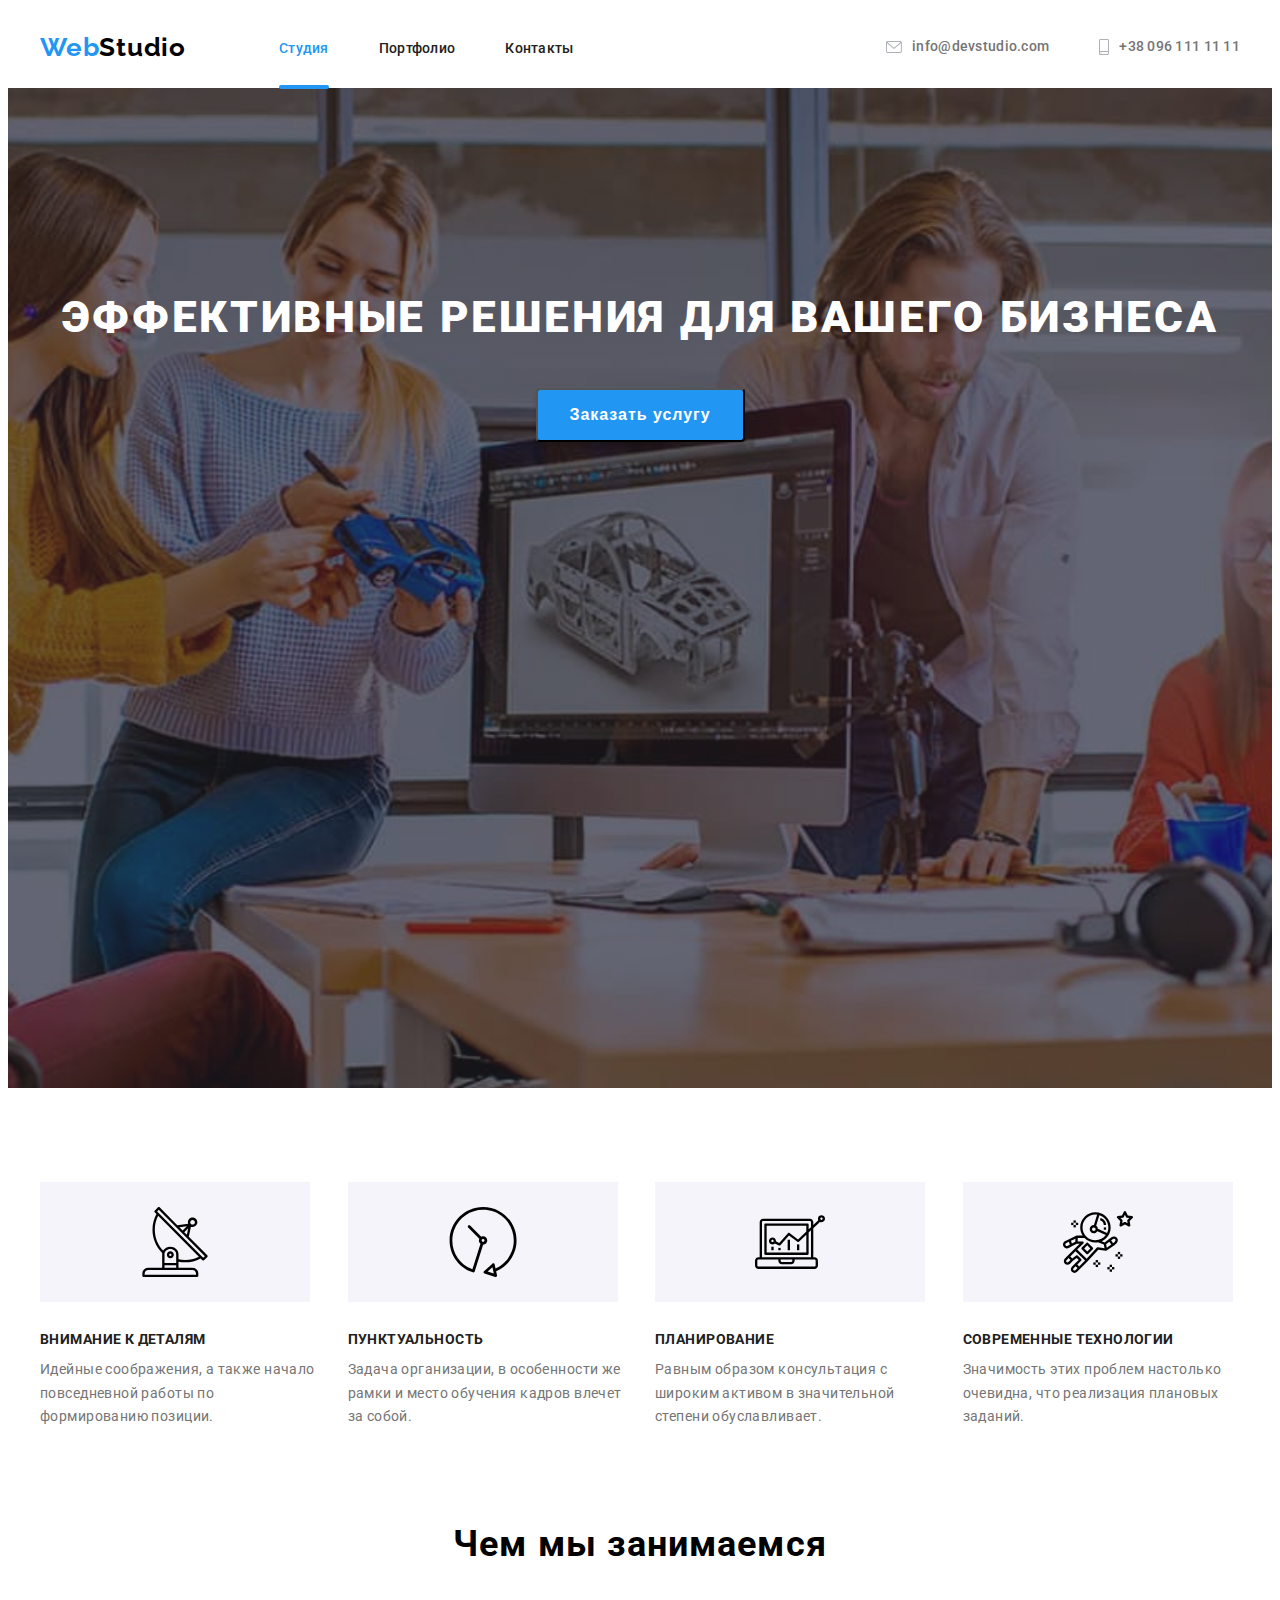
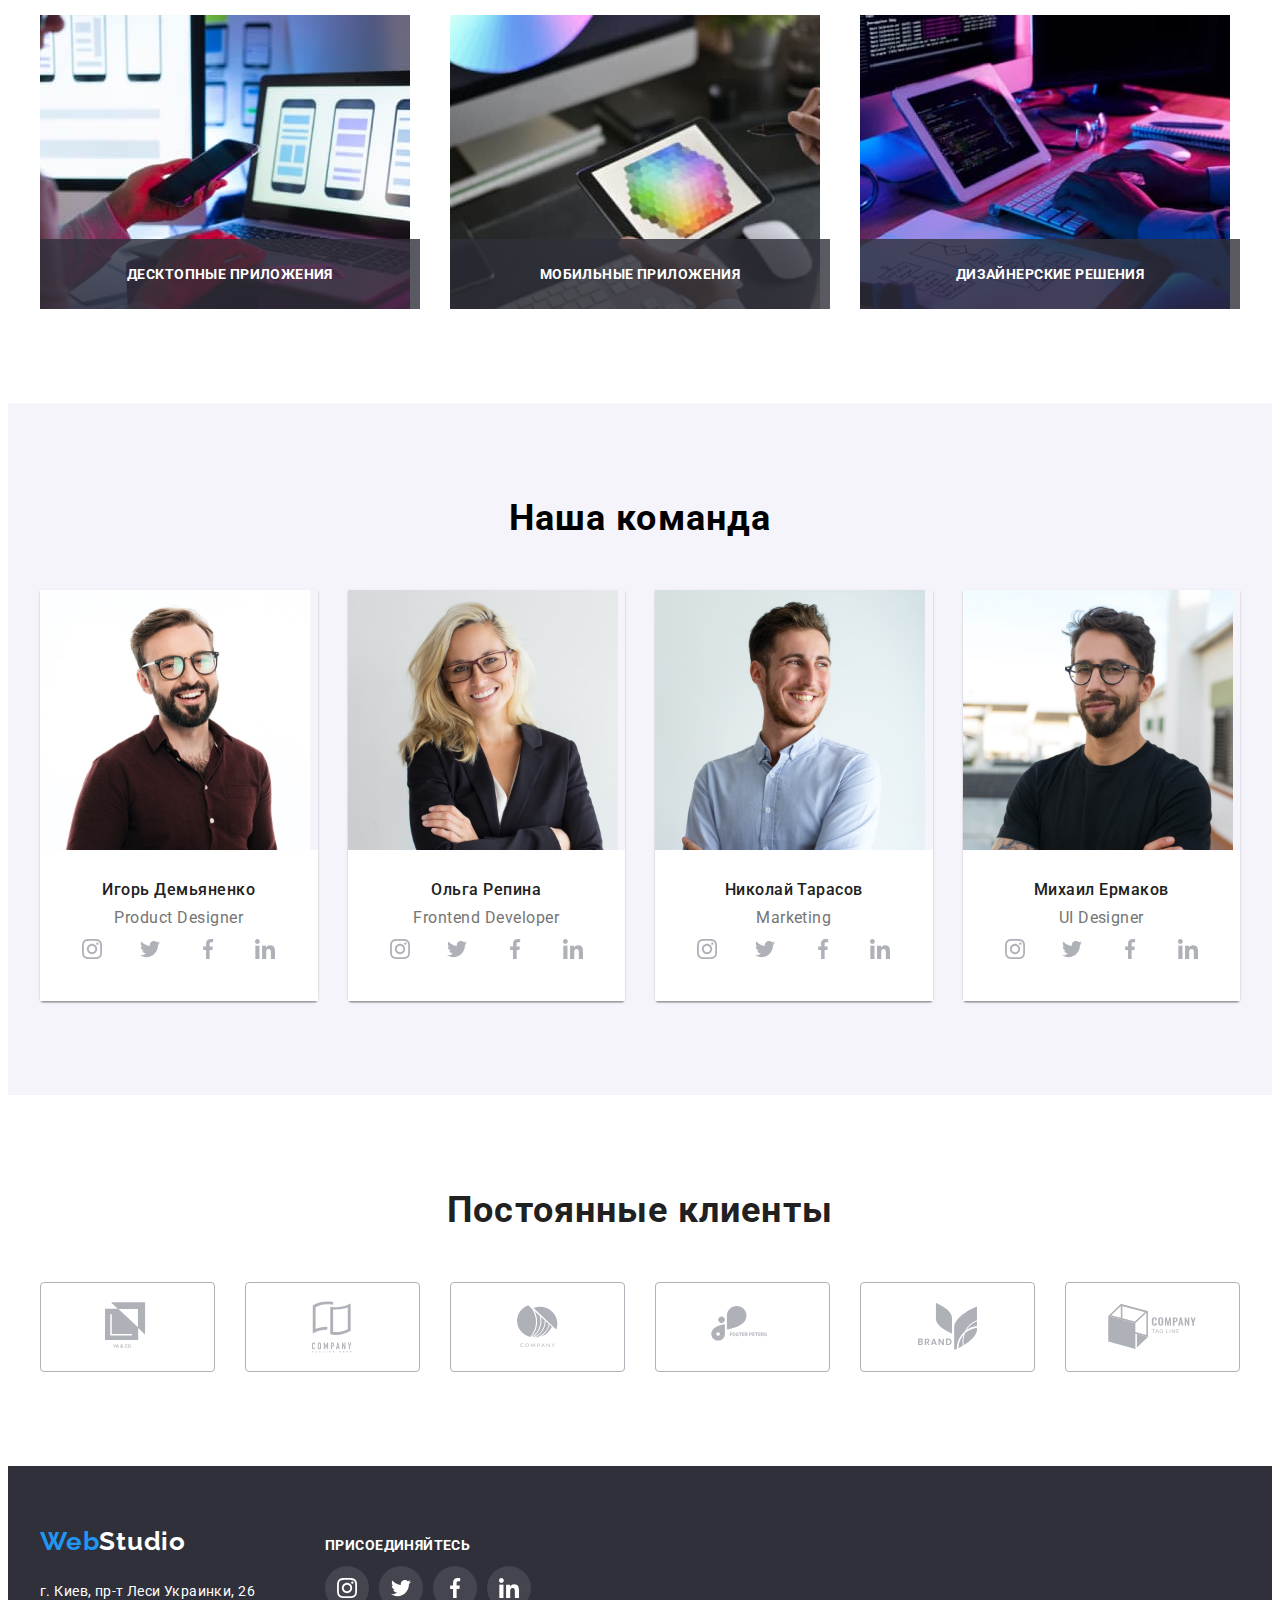
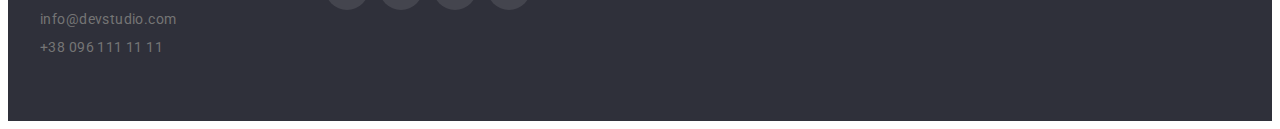
<file: index.html>
<!DOCTYPE html>
<html lang="ru">

<head>
    <meta charset="UTF-8">
    <meta name="viewport" content="width=device-width, initial-scale=1.0">
    <title>WebStudio</title>
    <link rel="stylesheet" href="https://cdnjs.cloudflare.com/ajax/libs/modern-normalize/1.0.0/modern-normalize.min.css"
        integrity="sha512-ISS7cAi1PEhQ8jnbJpJZMd29NlhNj4AWYyLOSp2CE/CsHxTCu+r+t0D2yoJudVrd0/8fTVPUVDzY5Tvli75u/g=="
        crossorigin="anonymous" />
    <link rel="preconnect" href="https://fonts.gstatic.com">
    <link href="https://fonts.googleapis.com/css2?family=Raleway:wght@700&family=Roboto:wght@400;500;700;900&display=swap"
        rel="stylesheet">
    <link rel="stylesheet" href="./css/styles.css"/>
</head>

<body>
    <!-- Шапка сайта -->
    <header class="header page-header">
        <div class="container">
            <!--Навигация -->
            <nav class="nav">
                <!-- Логотип компании -->
                <a class="logo-link link" href="" lang="en"><span class="logo-web">Web</span>Studio</a>
                <ul class="nav-list list">
                    <li class="nav-item">
                        <a class="nav-link link activ-link" href="./index.html">Студия</a>
                    </li>
                    <li class="nav-item">
                        <a class="nav-link link" href="./portfolio.html">Портфолио</a>
                    </li>
                    <li class="nav-item">
                        <a class="nav-link link" href="">Контакты</a>
                    </li>
                </ul>
            </nav>
            <ul class="list contact-list">
                <li class="contacts">
                    <a class="mail-link link" href="mailto:info@devstudio.com">
                        <svg class="contakt-icon" width="16" height="12">
                            <use href="./images/sprite.svg#icon-envelope">
                            </use>
                        </svg>
                        info@devstudio.com</a>
                </li>
                <li class="contacts">
                    <a class="mail-link link" href="tel:+380961111111">
                        <svg class="contakt-icon" width="10" height="16">
                            <use href="./images/sprite.svg#icon-smartphone">
                            </use>
                        </svg>
                        +38 096 111 11 11</a>
                </li>
            </ul>
        </div>  
    </header>

    <main>
        <!-- Herro -->
        <section class="hero overlay">
            <div class="container">
                <h1 class="hero-title">ЭФФЕКТИВНЫЕ РЕШЕНИЯ ДЛЯ ВАШЕГО БИЗНЕСА</h1>
                <button class="modal-btn" type="button" data-modal-open>Заказать услугу</button>
            </div>
        </section>
        <!--Advantage-->
        <section class="about-advantage">
            <div class="container">
                <h2 class="visually-hidden">Преимущества</h2>
                <ul class="list list-about-advantage">
                    <li class="advantage">
                        <div class="pictures-advantage">
                            <svg class="advantage-icon">
                                <use href="./images/sprite.svg#icon-antenna-1"></use>
                            </svg>
                        </div>
                        <h3 class="topic">Внимание к деталям</h3>
                        <p class="content">Идейные соображения, а также начало повседневной работы по формированию позиции.
                        </p>
                    </li>
                    <li class="advantage">
                        <div class="pictures-advantage">
                            <svg class="advantage-icon">
                                <use href="./images/sprite.svg#icon-vector-2"></use>
                            </svg>
                        </div> 
                        <h3 class="topic">Пунктуальность</h3>
                        <p class="content">Задача организации, в особенности же рамки и место обучения кадров влечет за собой.
                        </p>
                    </li>
                    <li class="advantage">
                        <div class="pictures-advantage">
                            <svg class="advantage-icon">
                                <use href="./images/sprite.svg#icon-diagram-3"></use>
                            </svg>
                        </div>
                        <h3 class="topic">Планирование</h3>
                        <p class="content">
                            Равным образом консультация с широким активом в значительной степени обуславливает.
                        </p>
                     </li>
                    <li class="advantage">
                        <div class="pictures-advantage">
                            <svg class="advantage-icon">
                                <use href="./images/sprite.svg#icon-astronaut-4"></use>
                            </svg>
                        </div>
                        <h3 class="topic">Современные технологии</h3>
                        <p class="content">Значимость этих проблем настолько очевидна, что реализация плановых заданий.
                        </p>
                    </li>
                </ul>
            </div>
        </section>
        <!--About-->
        <section class="about">
            <div class="container">
                <h2 class="about-us">Чем мы занимаемся</h2>
                <ul class="list list-about-item">
                    <li class="accupancy">
                        <img src="./images/about/about_1.jpg" alt="iphone" width="370" height="294">
                        <div class="image-description">Десктопные приложения</div>
                    </li>
                    <li class="accupancy">
                        <img src="./images/about/about_2.jpg" alt="ipad" width="370" height="294">
                        <div class="image-description">Мобильные приложения</div>
                    </li>
                    <li class="accupancy">
                        <img src="./images/about/about_3.jpg" alt="mac" width="370" height="294">
                        <div class="image-description">Дизайнерские решения</div>

                    </li>
                </ul>
            </div>
        </section>

        <section class="our_team">
            <div class="container">
                <!--Our team -->
                <h2 class="our-team-title">Наша команда</h2>
                <ul class="list team-list">
                    <li class="team-list-item">
                        <img src="./images/our_team/img_igor.jpg" alt="igor" width="270" height="260">
                        <div class="team-list-content-wrapper">
                            <h3 class="name">Игорь Демьяненко</h3>
                            <p class="occupation">Product Designer</p>
                            <ul class="icon-list list">
                                <li class="icon-list-items">
                                    <a href="" class="icon-items-link">
                                        <svg class="team-icons" width="20px" height="20px">
                                            <use href="./images/sprite.svg#icon-instagram-1"></use>
                                        </svg>
                                    </a>
                                </li>
                                <li class="icon-list-items">
                                    <a href="" class="icon-items-link">
                                        <svg class="team-icons" width="20px" height="20px">
                                            <use href="./images/sprite.svg#icon-twitter-2"></use>
                                        </svg>
                                    </a>
                                </li>
                                <li class="icon-list-items">
                                    <a href="" class="icon-items-link">
                                        <svg class="team-icons" width="20px" height="20px">
                                            <use href="./images/sprite.svg#icon-facebook-3"></use>
                                        </svg>
                                    </a>
                                </li>
                                <li class="icon-list-items">
                                    <a href="" class="icon-items-link">
                                        <svg class="team-icons" width="20px" height="20px">
                                            <use href="./images/sprite.svg#icon-linkedin-4"></use>
                                        </svg>
                                    </a>
                                </li>
                            </ul>
                        </div>
                    </li>
                    <li class="team-list-item">
                        <img src="./images/our_team/img_olga.jpg" alt="olga" width="270" height="260">
                        <div class="team-list-content-wrapper">
                            <h3 class="name">Ольга Репина</h3>
                            <p class="occupation">Frontend Developer</p>
                            <ul class="icon-list list">
                                <li class="icon-list-items">
                                    <a href="" class="icon-items-link">
                                        <svg class="team-icons" width="20px" height="20px">
                                            <use href="./images/sprite.svg#icon-instagram-1"></use>
                                        </svg>
                                    </a>
                                </li>
                                <li class="icon-list-items">
                                    <a href="" class="icon-items-link">
                                        <svg class="team-icons" width="20px" height="20px">
                                            <use href="./images/sprite.svg#icon-twitter-2"></use>
                                        </svg>
                                    </a>
                                </li>
                                <li class="icon-list-items">
                                    <a href="" class="icon-items-link">
                                        <svg class="team-icons" width="20px" height="20px">
                                            <use href="./images/sprite.svg#icon-facebook-3"></use>
                                        </svg>
                                    </a>
                                </li>
                                <li class="icon-list-items">
                                    <a href="" class="icon-items-link">
                                        <svg class="team-icons" width="20px" height="20px">
                                            <use href="./images/sprite.svg#icon-linkedin-4"></use>
                                        </svg>
                                    </a>
                                </li>
                            </ul>
                        </div>
                    </li>
                    <li class="team-list-item">
                        <img src="./images/our_team/img_nikolai.jpg" alt="nikolai" width="270" height="260">
                        <div class="team-list-content-wrapper">
                            <h3 class="name">Николай Тарасов</h3>
                            <p class="occupation">Marketing</p>
                            <ul class="icon-list list">
                                <li class="icon-list-items">
                                    <a href="" class="icon-items-link">
                                        <svg class="team-icons" width="20px" height="20px">
                                            <use href="./images/sprite.svg#icon-instagram-1"></use>
                                        </svg>
                                    </a>
                                </li>
                                <li class="icon-list-items">
                                    <a href="" class="icon-items-link">
                                        <svg class="team-icons" width="20px" height="20px">
                                            <use href="./images/sprite.svg#icon-twitter-2"></use>
                                        </svg>
                                    </a>
                                </li>
                                <li class="icon-list-items">
                                    <a href="" class="icon-items-link">
                                        <svg class="team-icons" width="20px" height="20px">
                                            <use href="./images/sprite.svg#icon-facebook-3"></use>
                                        </svg>
                                    </a>
                                </li>
                                <li class="icon-list-items">
                                    <a href="" class="icon-items-link">
                                        <svg class="team-icons" width="20px" height="20px">
                                            <use href="./images/sprite.svg#icon-linkedin-4"></use>
                                        </svg>
                                    </a>
                                </li>
                            </ul>
                        </div>
                    </li>
                    <li class="team-list-item">
                        <img src="./images/our_team/img_mihail.jpg" alt="mihail" width="270" height="260">
                        <div class="team-list-content-wrapper">
                            <h3 class="name">Михаил Ермаков</h3>
                            <p class="occupation">UI Designer</p>
                            <ul class="icon-list list">
                                <li class="icon-list-items">
                                    <a href="" class="icon-items-link">
                                        <svg class="team-icons" width="20px" height="20px">
                                            <use href="./images/sprite.svg#icon-instagram-1"></use>
                                        </svg>
                                    </a>
                                </li>
                                <li class="icon-list-items">
                                    <a href="" class="icon-items-link">
                                        <svg class="team-icons" width="20px" height="20px">
                                            <use href="./images/sprite.svg#icon-twitter-2"></use>
                                        </svg>
                                    </a>
                                </li>
                                <li class="icon-list-items">
                                    <a href="" class="icon-items-link">
                                        <svg class="team-icons" width="20px" height="20px">
                                            <use href="./images/sprite.svg#icon-facebook-3"></use>
                                        </svg>
                                    </a>
                                </li>
                                <li class="icon-list-items">
                                    <a href="" class="icon-items-link">
                                        <svg class="team-icons" width="20px" height="20px">
                                            <use href="./images/sprite.svg#icon-linkedin-4"></use>
                                        </svg>
                                    </a>
                                </li>
                            </ul>
                        </div>
                    </li>
                </ul>
            </div>
        </section>
        <!--Permanent clients-->
        <section class="clients">
            <div class="container">
                <h2 class="clients-title">Постоянные клиенты</h2>
                <ul class="clients-list list">
                    <li class="items">
                        <a href="" class="clients-link">
                            <svg class="clients-logo" width="44.27px" height="49.23px">
                                <use href="./images/sprite.svg#icon-client-1"></use>
                            </svg>
                        </a>
                    </li>
                    <li class="items">
                        <a href="" class="clients-link">                        
                            <svg class="clients-logo" width="40px" height="52px">
                                <use href="./images/sprite.svg#icon-client-2"></use>
                            </svg>                      
                        </a>
                    </li>
                    <li class="items">
                        <a href="" class="clients-link">
                            <svg class="clients-logo" width="41" height="42.6px">
                                <use href="./images/sprite.svg#icon-client-3"></use>
                            </svg>
                        </a>
                    </li>
                    <li class="items">
                        <a href="" class="clients-link">
                            <svg class="clients-logo" width="79.66px" height="42.02px">
                                <use href="./images/sprite.svg#icon-client-4"></use>
                            </svg>
                        </a>
                    </li>
                    <li class="items">
                        <a href="" class="clients-link">
                            <svg class="clients-logo" width="59px" height="47px">
                                <use href="./images/sprite.svg#icon-client-5"></use>
                            </svg>
                        </a>
                    </li>
                    <li class="items">
                        <a href="" class="clients-link">
                            <svg class="clients-logo" width="88.5px" height="45.44px">
                                <use href="./images/sprite.svg#icon-client-6"></use>
                            </svg>
                        </a>
                    </li>
                </ul>
            </div>
        </section>
    </main>
    <footer class="footer">
        <div class="container footer-flex">
            <!--Contacts-->
            <div class="foter-wrapper">
                <a class="logo-link-footer link" href="" lang="en"><span class="logo-web">Web</span>Studio</a>
    
                <address class="address">
                    <ul class="list list-contacts">
                        <li class="contacts-footer">
                            <a class="address-footer link" href="">г. Киев, пр-т Леси Украинки, 26</a>
                        </li>
                        <li class="contacts-footer">
                            <a class="mail-link link" href="mailto:info@devstudio.com">info@devstudio.com</a>
                        </li>
                        <li class="contacts-footer">
                            <a class="tel-link link" href="tel:+380961111111">+38 096 111 11 11</a>
                        </li>
                    </ul>
                </address>
            </div>
            <div class="fotter-link">
                <p class="subscribe">присоединяйтесь</p>
                <ul class="subscribe-list list">
                    <li class="subscribe-list-item">
                        <a class="subscribe-list-link link" href="">
                            <svg class="social-list-icon" width="20px" height="20px">
                                <use href="./images/sprite.svg#icon-instagram-1"></use>
                            </svg>
                        </a>
                    </li>
                    <li class="subscribe-list-item">
                        <a class="subscribe-list-link link" href="">
                            <svg class="social-list-icon" width="20px" height="20px">
                                <use href="./images/sprite.svg#icon-twitter-2"></use>
                            </svg>
                        </a>
                    </li>
                    <li class="subscribe-list-item">
                        <a class="subscribe-list-link link" href="">
                            <svg class="social-list-icon" width="20px" height="20px">
                                <use href="./images/sprite.svg#icon-facebook-3"></use>
                            </svg>
                        </a>
                    </li>
                    <li class="subscribe-list-item">
                        <a class="subscribe-list-link link" href="">
                            <svg class="social-list-icon" width="20px" height="20px">
                                <use href="./images/sprite.svg#icon-linkedin-4"></use>
                            </svg>
                        </a>
                    </li>
                </ul>
            </div>
        </div>
    </footer>
    <!-- ========= modal window ======== -->
    
   <div class="backdrop is-hidden" data-modal>
        <div class="modal">
            <button type="button" class="modal-close-btn" data-modal-close>
                <svg class="close-button" width="30" height="30">
                    <use href="./images/sprite.svg#icon-close"></use>
                </svg>
            </button>
        </div>
    </div>
    
    <!-- ========== java scripts  ======== -->
    
    <script src="./js/modal.js"></script>
</body>
</html>
</file>
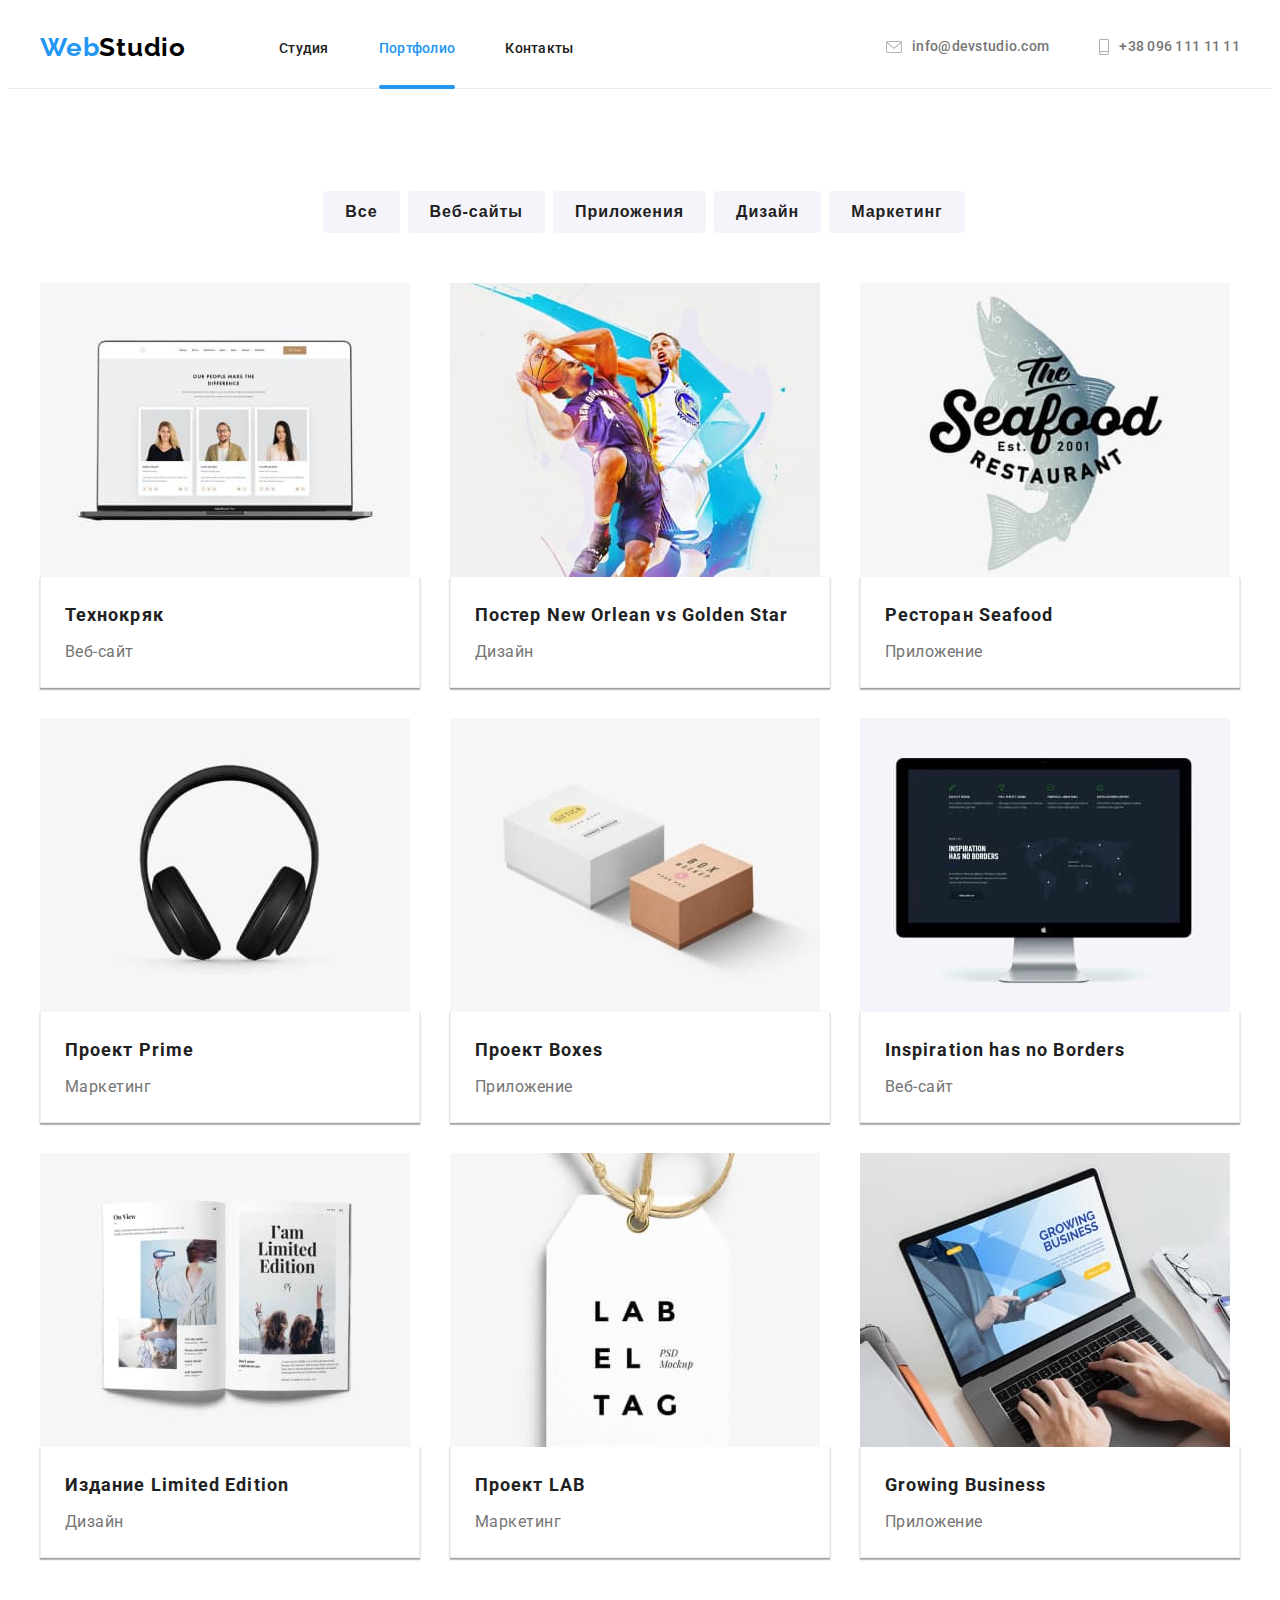
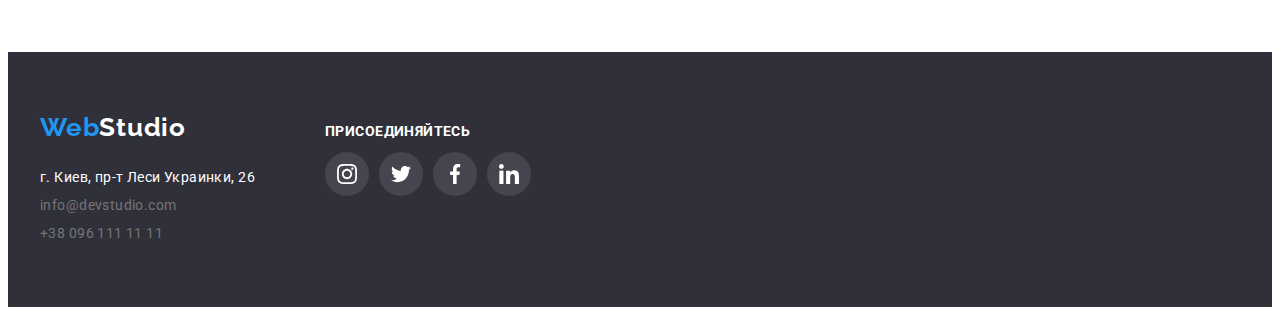
<file: portfolio.html>
<!DOCTYPE html>
<html lang="en">

<head>
    <meta charset="UTF-8">
    <meta http-equiv="X-UA-Compatible" content="IE=edge">
    <meta name="viewport" content="width=device-width, initial-scale=1.0">
    <title>Portfolio</title>
    <link rel="stylesheet" href="https://cdnjs.cloudflare.com/ajax/libs/modern-normalize/1.0.0/modern-normalize.min.css"
        integrity="sha512-ISS7cAi1PEhQ8jnbJpJZMd29NlhNj4AWYyLOSp2CE/CsHxTCu+r+t0D2yoJudVrd0/8fTVPUVDzY5Tvli75u/g=="
        crossorigin="anonymous" />
    <link rel="preconnect" href="https://fonts.gstatic.com">
    <link href="https://fonts.googleapis.com/css2?family=Raleway:wght@700&family=Roboto:wght@400;500;700;900&display=swap"
        rel="stylesheet">
    <link rel="stylesheet" href="./css/styles.css" />
</head>

<body>
        <!-- Шапка сайта -->
        <header class="header header-portfolio">
            <div class="container">
                <!--Навигация -->
                <nav class="nav">
                    <!-- Логотип компании -->
                    <a class="logo-link link" href="" lang="en"><span class="logo-web">Web</span>Studio</a>
                    <ul class="nav-list list">
                        <li class="nav-item"><a class="nav-link link" href="./index.html">Студия</a></li>
                        <li class="nav-item"><a class="nav-link link activ-link" href="./portfolio.html">Портфолио</a></li>
                        <li class="nav-item"><a class="nav-link link" href="">Контакты</a></li>
                    </ul>
                </nav>
                <ul class="list contact-list">
                    <li class="contacts">
                        <a class="mail-link link" href="mailto:info@devstudio.com">
                            <svg class="contakt-icon" width="16" height="12">
                                <use href="./images/sprite.svg#icon-envelope">
                                </use>
                            </svg>
                            info@devstudio.com</a>
                    </li>
                    <li class="contacts">
                        <a class="mail-link link" href="tel:+380961111111">
                            <svg class="contakt-icon" width="10" height="16">
                                <use href="./images/sprite.svg#icon-smartphone">
                                </use>
                            </svg>
                            +38 096 111 11 11</a>
                    </li>
                </ul>
            </div>
        </header>

    <main>
        <section class="portfolio nav-portfolio">
            <div class="container">
                <h1 class="visually-hidden titel-portfolio">Portfolio</h1>
                <!--Навигация -->
                <ul class="list list-btn-portfolio">
                        <li class="btn-portfolio">
                            <button class="portfolio-btn" type="button">Все</button>
                        </li>
                        <li class="btn-portfolio">
                            <button class="portfolio-btn" type="button">Веб-сайты</button>
                        </li>
                        <li class="btn-portfolio">
                            <button class="portfolio-btn" type="button">Приложения</button>
                        </li>
                        <li class="btn-portfolio">
                            <button class="portfolio-btn" type="button">Дизайн</button>
                        </li>
                        <li class="btn-portfolio">
                            <button class="portfolio-btn" type="button">Маркетинг</button>
                        </li>
                </ul>
            
                <ul class="list portfolio-list">
                    <li class="portfolio-list-item">
                        <a class="link portfolio-link" href="#">
                            <div class="card-thumb">
                                <img src="./images/portfolio/img-team.jpg" alt="team" width="370" height="294">
                            <div class="card-overlay">
                                <p class="card-content">
                                Технокряк это современная площадка распространения
                                коронавируса. Компании используют эту платформу для
                                цифрового шпионажа и атак на защищённые сервера конкурентов.
                                </p>
                            </div>
                            </div>
                            <div class="portfolio-list-content-wrapper">
                                <h2 class=img-titel>Технокряк</h2>
                                <p class="img-description">Веб-сайт</p>
                            </div>
                        </a>
                    </li>

                    <li class="portfolio-list-item">
                        <a class="link portfolio-link" href="#">
                            <div class="card-thumb">
                                <img src="./images/portfolio/img-poster.jpg" alt="poster" width="370" height="294">
                            <div class="card-overlay">
                                <p class="card-content">
                                Технокряк это современная площадка распространения
                                коронавируса. Компании используют эту платформу для
                                цифрового шпионажа и атак на защищённые сервера конкурентов.
                                </p>
                            </div>
                            </div>
                            <div class="portfolio-list-content-wrapper">
                                <h2 class=img-titel>Постер New Orlean vs Golden Star</h2>
                                <p class="img-description">Дизайн</p>
                            </div>
                        </a>
                    </li>
                    <li class="portfolio-list-item">
                        <a class="link portfolio-link" href="#">
                            <div class="card-thumb">
                                <img src="./images/portfolio/img-seafood.jpg" alt="seafood" width="370" height="294">
                            <div class="card-overlay">
                                <p class="card-content">
                                Технокряк это современная площадка распространения
                                коронавируса. Компании используют эту платформу для
                                цифрового шпионажа и атак на защищённые сервера конкурентов.
                                </p>
                            </div>
                            </div>
                            <div class="portfolio-list-content-wrapper">
                                <h2 class=img-titel>Ресторан Seafood</h2>
                                <p class="img-description">Приложение</p>
                            </div>
                        </a>
                    </li>
                    <li class="portfolio-list-item">
                        <a class="link portfolio-link" href="#">
                            <div class="card-thumb">
                                <img src="./images/portfolio/img-prime.jpg" alt="prime" width="370" height="294">
                            <div class="card-overlay">
                                <p class="card-content">
                                Технокряк это современная площадка распространения
                                коронавируса. Компании используют эту платформу для
                                цифрового шпионажа и атак на защищённые сервера конкурентов.
                                </p>
                            </div>
                            </div>
                            <div class="portfolio-list-content-wrapper">
                                <h2 class=img-titel>Проект Prime</h2>
                                <p class="img-description">Маркетинг</p>
                            </div>
                        </a>
                    </li>
                    <li class="portfolio-list-item">
                        <a class="link portfolio-link" href="#">
                            <div class="card-thumb">
                                <img src="./images/portfolio/img-boxes.jpg" alt="boxes" width="370" height="294">
                            <div class="card-overlay">
                                <p class="card-content">
                                Технокряк это современная площадка распространения
                                коронавируса. Компании используют эту платформу для
                                цифрового шпионажа и атак на защищённые сервера конкурентов.
                                </p>
                            </div>
                            </div>
                            <div class="portfolio-list-content-wrapper">
                                <h2 class=img-titel >Проект Boxes</h2>
                                <p class="img-description">Приложение</p>
                            </div>
                        </a>
                    </li>
                    <li class="portfolio-list-item">
                        <a class="link portfolio-link" href="#">
                            <div class="card-thumb">
                                <img src="./images/portfolio/img-insiration.jpg" alt="insiration" width="370" height="294">
                            <div class="card-overlay">
                                <p class="card-content">
                                Технокряк это современная площадка распространения
                                коронавируса. Компании используют эту платформу для
                                цифрового шпионажа и атак на защищённые сервера конкурентов.
                                </p>
                            </div>
                            </div>
                            <div class="portfolio-list-content-wrapper">
                                <h2 class=img-titel>Inspiration has no Borders</h2>
                                <p class="img-description">Веб-сайт</p>
                            </div>
                        </a>
                    <li class="portfolio-list-item">
                        <a class="link portfolio-link" href="#">
                            <div class="card-thumb">
                                <img src="./images/portfolio/img-limited_edition.jpg" alt="limited_edition" width="370"
                                height="294">
                            <div class="card-overlay">
                                <p class="card-content">
                                Технокряк это современная площадка распространения
                                коронавируса. Компании используют эту платформу для
                                цифрового шпионажа и атак на защищённые сервера конкурентов.
                                </p>
                            </div>
                            </div>
                            <div class="portfolio-list-content-wrapper">
                                <h2 class=img-titel>Издание Limited Edition</h2>
                                <p class="img-description">Дизайн</p>
                            </div>
                        </a>
                    </li>
                    <li class="portfolio-list-item">
                        <a class="link portfolio-link" href="#">
                            <div class="card-thumb">
                                <img src="./images/portfolio/img-lab.jpg" alt="lab" width="370" height="294">
                            <div class="card-overlay">
                                <p class="card-content">
                                Технокряк это современная площадка распространения
                                коронавируса. Компании используют эту платформу для
                                цифрового шпионажа и атак на защищённые сервера конкурентов.
                                </p>
                            </div>
                            </div>
                            <div class="portfolio-list-content-wrapper">
                                <h2 class=img-titel >Проект LAB</h2>
                                <p class="img-description">Маркетинг</p>
                            </div>
                        </a>
                    </li>
                    <li class="portfolio-list-item">
                        <a class="link portfolio-link" href="#">
                            <div class="card-thumb">
                                <img src="./images/portfolio/img-growing_business.jpg" alt="growing_business" width="370"
                                height="294">
                            <div class="card-overlay">
                                <p class="card-content">
                                Технокряк это современная площадка распространения
                                коронавируса. Компании используют эту платформу для
                                цифрового шпионажа и атак на защищённые сервера конкурентов.
                                </p>
                            </div>
                            </div>
                            <div class="portfolio-list-content-wrapper">
                                <h2 class=img-titel>Growing Business</h2>
                                <p class="img-description">Приложение</p>
                            </div>
                        </a>
                    </li>
                </ul>
            </div>
        </section>
    </main>
    <footer class="footer">
        <div class="container footer-flex">
            <!--Contacts-->
            <div class="foter-wrapper">
                <a class="logo-link-footer link" href="" lang="en"><span class="logo-web">Web</span>Studio</a>
    
                <address class="address">
                    <ul class="list list-contacts">
                        <li class="contacts-footer">
                            <a class="address-footer link" href="">г. Киев, пр-т Леси Украинки, 26</a>
                        </li>
                        <li class="contacts-footer">
                            <a class="mail-link link" href="mailto:info@devstudio.com">info@devstudio.com</a>
                        </li>
                        <li class="contacts-footer">
                            <a class="tel-link link" href="tel:+380961111111">+38 096 111 11 11</a>
                        </li>
                    </ul>
                </address>
            </div>
            <div class="fotter-link">
                <p class="subscribe">присоединяйтесь</p>
                <ul class="subscribe-list list">
                    <li class="subscribe-list-item">
                        <a class="subscribe-list-link link" href="">
                            <svg class="social-list-icon" width="20px" height="20px">
                                <use href="./images/sprite.svg#icon-instagram-1"></use>
                            </svg>
                        </a>
                    </li>
                    <li class="subscribe-list-item">
                        <a class="subscribe-list-link link" href="">
                            <svg class="social-list-icon" width="20px" height="20px">
                                <use href="./images/sprite.svg#icon-twitter-2"></use>
                            </svg>
                        </a>
                    </li>
                    <li class="subscribe-list-item">
                        <a class="subscribe-list-link link" href="">
                            <svg class="social-list-icon" width="20px" height="20px">
                                <use href="./images/sprite.svg#icon-facebook-3"></use>
                            </svg>
                        </a>
                    </li>
                    <li class="subscribe-list-item">
                        <a class="subscribe-list-link link" href="">
                            <svg class="social-list-icon" width="20px" height="20px">
                                <use href="./images/sprite.svg#icon-linkedin-4"></use>
                            </svg>
                        </a>
                    </li>
                </ul>
            </div>
        </div>
    </footer>
</body>   
</html>
</file>
<file: css/styles.css>
/*logo: Font-Raleway, Weight-700; Font-Roboto Weight-700,500,400*/
/*font-family: 'Raleway', sans-serif;
font-family: 'Roboto', sans-serif; #212121 */

/*body {
  background-color: E5E5E5;
  font-family: Roboto, sans-serif;
  font-style: normal;
}*/

:root {
  --main-font: "Roboto", sans-serif;
  --secondary-font: "Raleway", sans-serif;
  --accent-color: #2196f3;
  --main-background: #ffffff;
  --second-background: #2f303a;
  --our_team-background: #f5f4fa;
  --main-color: #ffffff;
  --tel_link-color: #757575;
  --nav_link-color: #212121;
  --heading-color: #212121;
  --logo-link: #000000;
  --mail_link-tel_footer: rgba(255, 255, 255, 0.6);
  --section-pt: 94px;
  --section-pb: 94px;
  --margin-bottom-studia: 10px;
  --icon-color: #afb1b8;
  --modal-background: rgba(0, 0, 0, 0.2);
  --timing-function: cubic-bezier(0.4, 0, 0.2, 1);
}

body {
  font-family: var(--main-font);
}
/* ul {
  list-style: none;
}*/
/*=====COMPONENTS =========*/
h1,
h2,
h3,
h4,
h5,
h6,
p {
  margin: 0;
}
ul,
ol {
  margin: 0;
  padding: 0;
}
img {
  display: block;
}
.container {
  width: 1200px;
  padding-left: 15px;
  padding-right: 15px;
  margin: 0 auto;
  /*margin-left: auto;
  margin-right: auto; */

  /* outline: 2px solid tomato; */
}
.visually-hidden {
  position: absolute !important;
  clip: rect(1px 1px 1px 1px); /* IE6, IE7 */
  clip: rect(1px, 1px, 1px, 1px);
  padding: 0 !important;
  border: 0 !important;
  height: 1px !important;
  width: 1px !important;
  overflow: hidden;
}
.list {
  list-style: none;
}

/* a {
  text-decoration: none;
}*/
.link {
  text-decoration: none;
}

.address {
  font-style: normal;
}
/*====== END COMPONENTS======/
/*======HEADER=======*/
.header {
  padding-top: 24px;
  padding-bottom: 25px;
}
.header .container {
  display: flex;
  align-items: center;
}
.page-header {
  justify-content: space-between;
}
.nav {
  display: flex;
  align-items: center;
}
.nav-list {
  display: flex;
  align-items: center;
  transition: transfom 250ms var(--timing-function);
}
.nav-item:not(:last-child) {
  margin-right: 50px;
}

.logo-link {
  margin-right: 93px;

  font-family: var(--secondary-font);
  font-weight: 700;
  font-size: 26px;
  line-height: 1.19;
  letter-spacing: 0.03em;
  cursor: pointer;
  color: var(--logo-link);
}
.logo-web {
  color: var(--accent-color);
}
.nav-link {
  padding-top: 32px;
  padding-bottom: 32px;

  font-weight: 500;
  font-size: 14px;
  line-height: 1.14;
  /*line-height/font-size;16/14=1.14*/
  letter-spacing: 0.02em;
  cursor: pointer;

  color: var(--nav_link-color);

  transition: color 250ms var(--timing-function);
}
.nav-link:hover,
.nav-link:focus {
  color: var(--accent-color);
}
.activ-link {
  color: var(--accent-color);
}
.nav-list .nav-item {
  position: relative;
}
.activ-link::after {
  content: "";
  position: absolute;
  display: block;
  top: 250%;
  left: 0;
  width: 100%;
  height: 4px;
  border-radius: 2px;
  background-color: var(--accent-color);
}
.contacts {
  font-weight: 500;
  font-size: 14px;
  line-height: 1.14;
  /*line-height/font-size;16/14=1.14*/
  letter-spacing: 0.02em;
  cursor: pointer;

  color: var(--tel_link-color);
}

.contacts:not(:first-child) {
  margin-left: 50px;
}
.mail-link {
  color: var(--tel_link-color);
  display: flex;
  align-items: center;

  transition: color 250ms var(--timing-function);
}

.mail-link:hover .contakt-icon,
.mail-link:focus .contakt-icon,
.mail-link:hover,
.mail-link:focus {
  color: var(--accent-color);
  fill: var(--accent-color);
}
.tel-link {
  color: var(--tel_link-color);
  margin-left: auto;
}
.tel-link:hover,
.tel-link:focus {
  color: var(--accent-color);
}
.contact-list {
  margin-left: auto;
  display: flex;
  align-items: center;

  transition: transfom 250ms var(--timing-function);
}
.contact-list:hover,
.contact-list:focus {
  color: var(--accent-color);
}

.mail-link:hover,
.mail-link:focus {
  color: var(--accent-color);
}
.contakt-icon {
  margin-right: 10px;
  fill: var(--icon-color);
  transition: fill 250ms var(--timing-function);
}
/*====== END HEADER=======*/

/*======= HERRO ========*/

.hero {
  padding-top: 200px;
  padding-bottom: 200px;
  margin-left: auto;
  margin-right: auto;

  color: var(--main-background);
  background: var(--second-background);
  overflow: auto;
}
.hero-title {
  max-width: 1600px;
  margin: 0 auto;
  margin-bottom: 40px;

  font-weight: 900;
  font-size: 44px;
  line-height: 1.36;
  text-align: center;
  letter-spacing: 0.06em;
  text-transform: uppercase;

  color: var(--main-color);
}
.overlay {
  max-width: 1600px;
  height: 600px;
  margin: 0 auto;
  background-image: linear-gradient(
      to right,
      rgba(47, 48, 58, 0.4),
      rgba(47, 48, 58, 0.4)
    ),
    url("../images/hero/img-herro.jpg");
  background-repeat: no-repeat;
  background-position: center;
  background-size: cover;
}

/* Modal Button */
.modal-btn {
  padding: 10px 32px;
  display: block;
  margin: auto;

  background: var(--accent-color);
  box-shadow: 0px 4px 4px rgba(0, 0, 0, 0.15);
  border-radius: 4px;

  font-weight: 700;
  font-size: 16px;
  line-height: 1.875;
  display: flex;
  letter-spacing: 0.06em;
  text-align: center;
  cursor: pointer;

  color: var(--main-color);
  background: var(--accent-color);

  transition: transfom 250ms var(--timing-function);
}
.modal-btn:hover,
.modal-btn:focus {
  background-color: #188ce8;

  transition: background-color 250ms cubic-bezier(0.4, 0, 0.2, 1);
}

/*===== END HERRO ====*/
/* ==== ADVATAGE === */

.about-advantage {
  padding-top: 94px;
  padding-bottom: 47px;
  /* 94/2=47 */
  /*text-align: center;*/
}
.list-about-advantage {
  display: flex;
  /*align-items: center;*/
  /*justify-content: space-between;*/
  /*flex-wrap: wrap;*/

  margin-left: -30px;
  margin-top: -30px;
}
.advantage {
  min-width: 270px;
  flex-basis: calc(100% / 4 - 30px);
  margin-left: 30px;
  margin-top: 30px;

  background: var(--main-background);
}

.topic {
  font-weight: 700;
  font-size: 14px;
  line-height: 1.14;
  letter-spacing: 0.03em;
  text-transform: uppercase;

  color: var(--heading-color);

  margin-bottom: var(--margin-bottom-studia);
}
.content {
  font-weight: 400;
  font-size: 14px;
  line-height: 1.7;
  letter-spacing: 0.03em;

  color: var(--tel_link-color);
}
.pictures-advantage {
  display: flex;
  justify-content: center;
  align-items: center;
  margin-bottom: 30px;
  width: 270px;
  height: 120px;
  background-color: var(--our_team-background);
}

.advantage-icon {
  width: 70px;
  height: 70px;
}

/*.wrapper-advantage {
  display: flex;
  align-items: center;
}*/

/* ==== END ADVATAGE === */
/*==== ABOUT =========*/

.about-us {
  margin-bottom: 50px;
  text-align: center;

  font-weight: 700;
  font-size: 36px;
  line-height: 1.17;
  letter-spacing: 0.03em;
}
.list-about-item {
  display: flex;
  flex-wrap: wrap;
  margin-left: -30px;
  margin-top: -30px;

  display: flex;
  align-items: center;
}

.about {
  padding-top: 47px;
  padding-bottom: 94px;
  text-align: center;
}
.about .list {
  display: flex;
  justify-content: space-between;
}

.accupancy {
  font-weight: 700;
  font-size: 36px;
  line-height: 1.16;
  letter-spacing: 0.03em;

  color: var(--heading-color);

  flex-basis: calc(100% / 3 - 30px);
  margin-left: 30px;
  margin-top: 30px;
}
.about .accupancy {
  margin-left: 30px;
  position: relative;
}
.image-description {
  position: absolute;
  bottom: 0;
  left: 0;

  display: flex;
  justify-content: center;
  align-items: center;

  height: 70px;
  width: 100%;

  color: var(--main-color);
  background-color: rgba(47, 48, 58, 0.8);
  font-weight: 700;
  font-size: 14px;
  line-height: 1.16;
  letter-spacing: 0.03em;
  text-transform: uppercase;
}

/*==== END ABOUT =========*/

/*======= OUR TEAM ========*/
.our-team-title {
  display: block;

  margin-bottom: 50px;
  font-weight: 700;
  font-size: 36px;
  line-height: 1.17;
  text-align: center;
  letter-spacing: 0.03em;
}
.team-list {
  display: flex;
  flex-wrap: wrap;
  align-items: center;
  justify-content: space-between;
  margin-left: -30px;
  margin-top: -30px;
  /* justify-content: space-between; */
}

.team-list-item {
  flex-basis: calc(100% / 4 - 30px);
  margin-left: 30px;
  margin-top: 30px;

  box-shadow: 0px 1px 3px rgba(0, 0, 0, 0.12), 0px 1px 1px rgba(0, 0, 0, 0.14),
    0px 2px 1px rgba(0, 0, 0, 0.2);
  border-radius: 0px 0px 4px 4px;
}

.our_team {
  background: var(--our_team-background);
  padding-top: 94px;
  padding-bottom: 94px;
}
.name {
  font-weight: 500;
  font-size: 16px;
  line-height: 1.187;
  letter-spacing: 0.03em;

  color: var(--heading-color);

  margin-bottom: 10px;
}
.occupation {
  font-weight: 400;
  font-size: 16px;
  line-height: 1.187;
  letter-spacing: 0.03em;

  color: var(--tel_link-color);
}
.team-list-content-wrapper {
  padding-top: 30px;
  padding-bottom: 30px;
  padding-left: 30px;
  padding-right: 30px;
  text-align: center;
  background-color: var(--main-background);
}
.icon-list {
  display: flex;
  justify-content: space-between;
  align-items: center;
  margin-left: auto;
  margin-right: auto;
}
.icon-list-items {
  display: flex;
  justify-content: center;
  align-items: center;
}
.our_team .icon-list {
  display: flex;
  margin-left: auto;
  margin-right: auto;
}

.team-icons {
  width: 20px;
  height: 20px;
  fill: var(--icon-color);
  transition: fill 250ms var(--timing-function);
}
.icon-items-link:focus,
.icon-items-link:hover {
  background-color: var(--accent-color);
}

.icon-items-link:focus .team-icons,
.icon-items-link:hover .team-icons {
  fill: var(--main-color);
}
.icon-items-link {
  justify-content: center;
  align-items: center;
  display: flex;
  height: 44px;
  width: 44px;
  border-radius: 50%;
  background-color: var(--main-color);

  transition: color 250ms var(--timing-function);
}
/*======= END OUR TEAM ========*/
/*===== PERMANENT CLIENTS =====*/

.clients {
  padding-top: 94px;
  padding-bottom: 94px;
}

.clients-title {
  margin-bottom: 50px;
  font-weight: 700;
  font-size: 36px;
  line-height: 1.17;
  text-align: center;
  letter-spacing: 0.03em;
  color: var(--heading-color);
}

.clients-list {
  display: flex;
  justify-content: space-between;
  align-items: center;
  flex-wrap: wrap;
  margin-top: -50px;
  margin-left: -30px;
}
.items {
  /* -li- */
  display: flex;
  align-items: center;
  justify-content: center;
  flex-basis: calc(100% / 6 - 30px);
  margin-left: 30px;
  margin-top: 50px;
  height: 90px;
  border-radius: 4px;
  border: 1px solid var(--icon-color);
  box-sizing: border-box;
  border-radius: 4px;
  fill: var(--icon-color);

  transition: 250ms cubic-bezier(0.4, 0, 0.2, 1);
}
.clients-link {
  /*-a-*/
  display: inline-flex;
  justify-content: center;
  align-items: center;
  width: 100%;
  height: 90px;
  fill: var(--icon-color);
  transition: fill 250ms cubic-bezier(0.4, 0, 0.2, 1),
    border 250ms cubic-bezier(0.4, 0, 0.2, 1);
}
.clients-link:hover,
.clients-link:focus {
  fill: var(--accent-color);
}
.items:hover,
.clients-logo .items:focus,
.clients-logo {
  border-color: var(--accent-color);
}
.clients-logo {
  /* svg */
  transition: fill 2500ms cubic-bezier(0.4, 0, 0.2, 1);
}
/*===========END PERMANENT CLIENTS==========*/
/*===== FOOTER =======*/
.foter-wraper:not(:last-child) {
  margin-right: 70px;
}
.footer-flex {
  display: flex;
  align-items: baseline;
}
.footer {
  padding-top: 60px;
  padding-bottom: 60px;
  background: var(--second-background);
}
.address {
  margin-top: 20px;
}
.logo-link-footer {
  font-family: var(--secondary-font);
  font-weight: 700;
  font-size: 26px;
  line-height: 1.19;
  letter-spacing: 0.03em;
  cursor: pointer;
  color: var(--main-color);
}

.contacts-footer {
  font-weight: 400;
  font-size: 14px;
  line-height: 2;
  letter-spacing: 0.03em;
  cursor: pointer;
  color: var(--main-color);
}

.address-footer {
  font-weight: 400;
  font-size: 14px;
  line-height: 1.71;
  letter-spacing: 0.03em;
  color: var(--main-color);
}
.list-contacts {
  font-weight: 400;
  font-size: 14px;
  line-height: 1.71;
  letter-spacing: 0.03em;
  color: var(--mail_link-tel-color);
}
.fotter-link {
  margin-left: 70px;
}
.subscribe {
  display: block;
  margin-bottom: 20px;
  font-weight: bold;
  font-size: 14px;
  line-height: 1.14px;
  letter-spacing: 0.03em;
  text-transform: uppercase;
  color: var(--main-color);
}
.subscribe-list {
  display: flex;
}
.subscribe-list-item {
  margin-right: 10px;
}
.subscribe-list-item :not(:last-child) {
  margin-right: 10px;
}

.subscribe-list-link {
  display: inline-flex;
  width: 44px;
  height: 44px;
  border-radius: 50%;
  color: var(--icon-color);
  justify-content: center;
  align-items: center;
  fill: var(--main-color);
  background: rgba(255, 255, 255, 0.1);

  transition: background-color 250ms var(--timing-function);
}
.subscribe-list-icon {
  width: 20px;
  height: 20px;
}
.subscribe-list-link:hover,
.subscribe-list-link:focus {
  background-color: var(--accent-color);
}

/*===== END FOOTER ======*/
/*====== PORTFOLIO ========*/
/*Portfolio button*/
.header-portfolio {
  border-bottom: 1px solid #ececec;
}

.nav-portfolio {
  padding-top: var(--section-pt);
  padding-bottom: var(--section-pb);
}

.list-btn-portfolio {
  display: flex;
  flex-wrap: wrap;
  margin-left: 8px;
  margin-top: 8px;
  text-align: center;

  justify-content: center;
  /* raspologaet elementi på centry */

  margin-bottom: 50px;
  align-items: center;
}
.btn-portfolio:not(:last-child) {
  margin-right: 8px;
}
/*.portfolio-btn {
  flex-basis: calc(100% / 5 - 8px);
  margin-left: 8px;
  margin-top: 8px;
}*/
.portfolio-list {
  display: flex;
  flex-wrap: wrap;
  margin-left: -30px;
  margin-top: -30px;
  /* justify-content: space-between; */
}

.portfolio-list-item {
  flex-basis: calc(100% / 3 - 30px);
  margin-left: 30px;
  margin-top: 30px;
}

.portfolio {
  background: var(--main-background);
}

.portfolio-btn {
  display: inline-block;
  text-align: center;
  padding: 6px 22px 6px 22px;
  border-radius: 4px;
  border: none;

  font-weight: 700;
  font-size: 16px;
  line-height: 1.875;
  display: flex;
  letter-spacing: 0.06em;
  text-align: center;
  cursor: pointer;

  color: var(--nav_link-color);
  background: var(--our_team-background);

  display: flex;
  justify-content: center;

  transition: background-color 250ms var(--timing-function),
    color 250ms var(--timing-function), box-shadow 250ms var(--timing-function);

  /*transition-property: bckground-color;
  transition-duration: 250ms;
  transition-timing-function: cubic-bezier(0.4, 0, 0.2, 1);*/
}

.portfolio-btn:hover,
.portfolio-btn:focus {
  color: var(--our_team-background);
  background-color: var(--accent-color);
  box-shadow: 0px 3px 1px rgba(0, 0, 0, 0.1), 0px 1px 2px rgba(0, 0, 0, 0.08),
    0px 2px 2px rgba(0, 0, 0, 0.12);
}
/*Portfolio items*/

.img-titel {
  margin-bottom: 4px;

  font-weight: 700;
  font-size: 18px;
  line-height: 2;
  letter-spacing: 0.06em;

  color: var(--heading-color);
}
.img-description {
  font-weight: 400;
  font-size: 16px;
  line-height: 1.87;
  letter-spacing: 0.03em;

  color: var(--tel_link-color);
}
.portfolio-list-content-wrapper {
  padding-top: 20px;
  padding-bottom: 20px;
  padding-left: 24px;
  padding-right: 24px;
  border-left: 1px solid #eeeeee;
  border-bottom: 1px solid #eeeeee;
  border-right: 1px solid #eeeeee;
  display: block;
}
.portfolio-link:hover,
.portfolio-link:focus {
  box-shadow: 0px 1px 1px rgba(0, 0, 0, 0.12), 0px 4px 4px rgba(0, 0, 0, 0.06),
    1px 4px 6px rgba(0, 0, 0, 0.16);
}

.portfolio-list-content-wrapper {
  box-shadow: 0px 1px 3px rgba(0, 0, 0, 0.12), 0px 1px 1px rgba(0, 0, 0, 0.14),
    0px 2px 1px rgba(0, 0, 0, 0.2);
}

.portfolio-link {
  display: block;
}

.card-thumb {
  position: relative;
  overflow: hidden;
}
.card-overlay {
  position: absolute;
  top: 0;
  left: 0;
  width: 100%;
  height: 100%;
  background-color: var(--accent-color);
  transform: translateY(100%);
  transition: 250ms var(--timing-function);
}
.portfolio-link:hover .card-overlay {
  transform: translateY(0);
}
.portfolio-link {
  transition: 250ms var(--timing-function);
}

.card-content {
  display: block;
  padding: 63px 24px;
  font-style: normal;
  font-weight: normal;
  font-size: 18px;
  line-height: 1.5;

  letter-spacing: 0.03em;
  color: var(--main-color);
}

/*====== END PORTFOLIO ========*/

/* Modal window */

.backdrop {
  position: fixed;
  top: 0;
  left: 0;
  width: 100vw;
  height: 100vh;
  /*width: 100%;
  height: 100%;*/
  background-color: var(--modal-background);
  transition: all 250ms var(--timing-function);
}

.modal {
  position: absolute;
  top: 50%;
  left: 50%;
  transform: translate(-50%, -50%);
  width: 528px;
  height: 581px;
  background-color: var(--main-color);
  border-radius: 4px;

  transition: transform 250ms var(--timing-function);
}

.modal-close-btn {
  display: flex;
  position: absolute;
  justify-content: center;
  align-items: center;
  top: 8px;
  right: 8px;
  padding: 0;
  width: 30px;
  height: 30px;
  background: transparent;
  border: 1px solid rgba(0, 0, 0, 0.1);
  border-radius: 50%;
  cursor: pointer;
  transition: transform 250ms var(--timing-function);
}

.is-hidden {
  opacity: 0;
  visibility: hidden;
  pointer-events: none;
}
</file>
